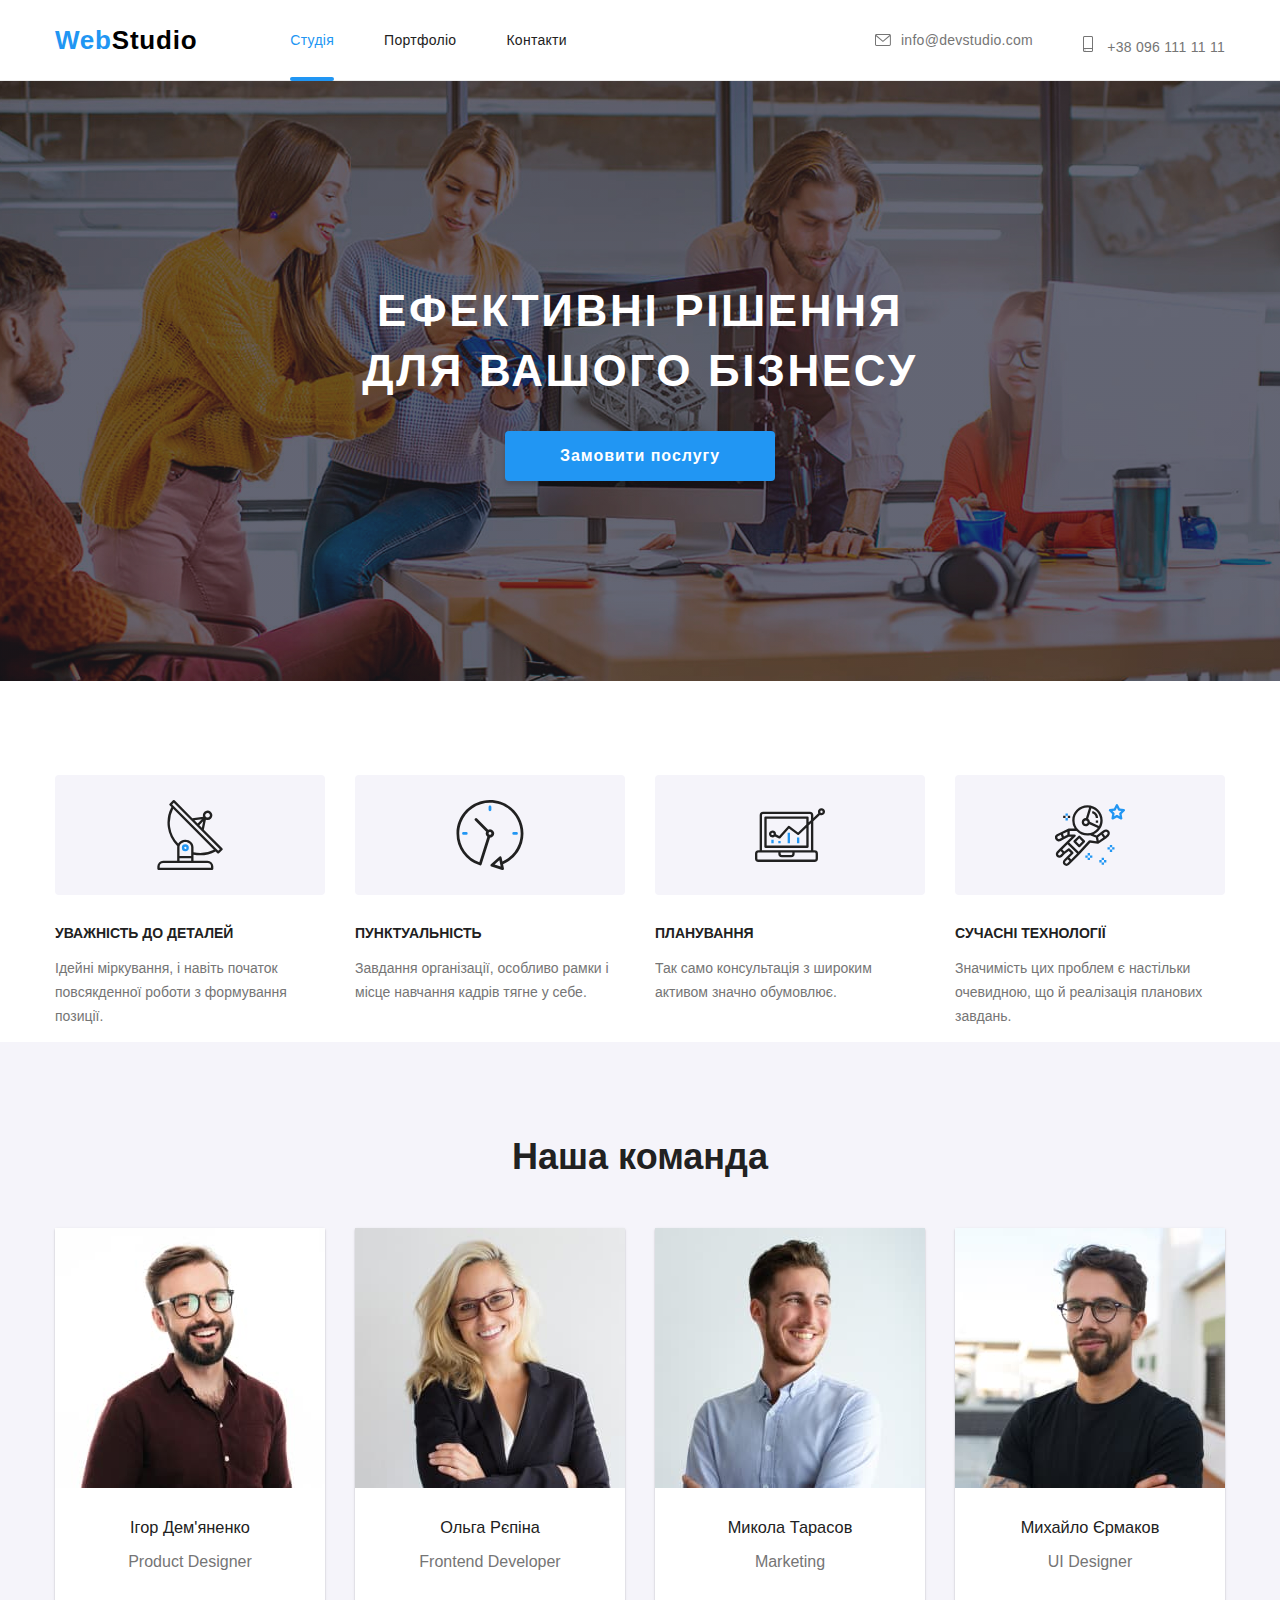
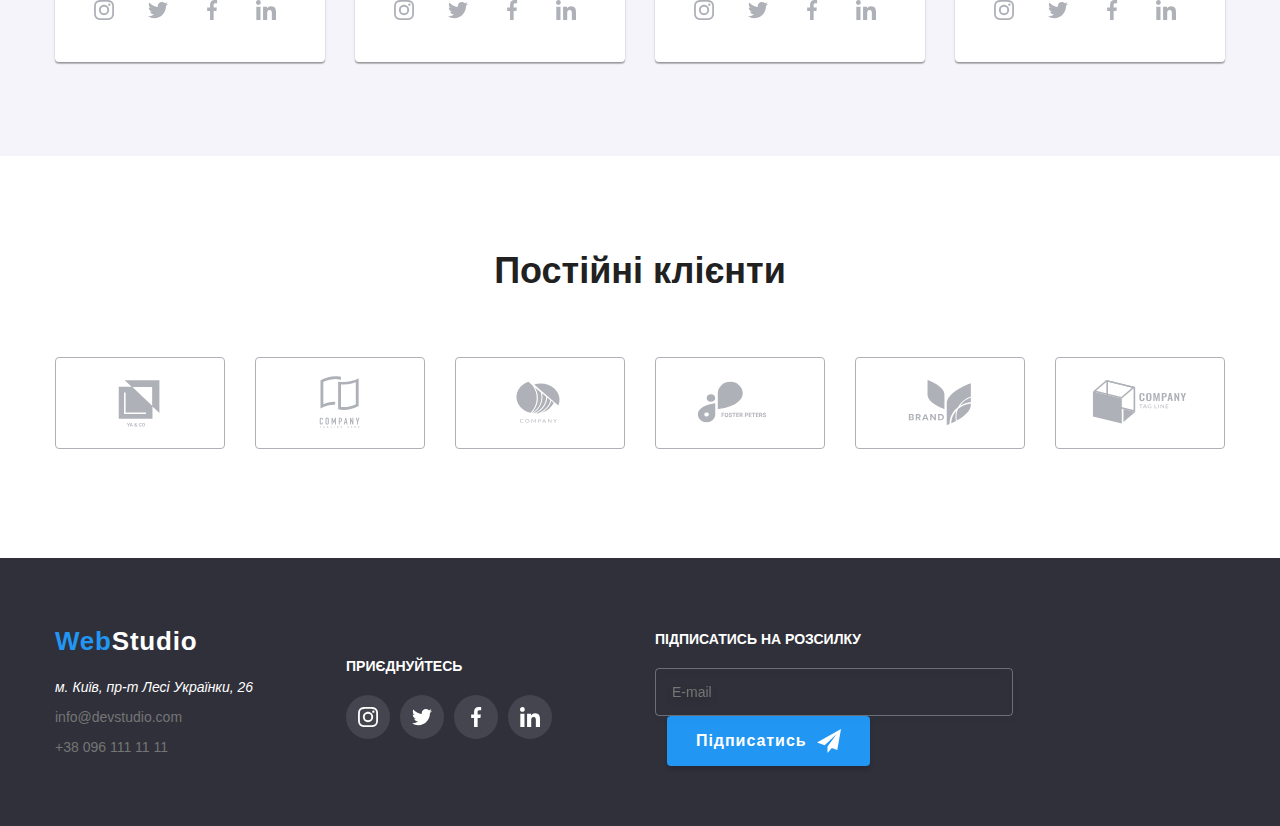
<file: index.html>
<!DOCTYPE html>
<html lang="uk">
	<head>
		<meta charset="utf-8" />
		<meta http-equiv="X-UA-Compatible" content="IE=edge" />
		<meta name="viewport" content="width=device-width, initial-scale=1" />
		<title>Web Studio</title>
		<link rel="icon" type="image/x-icon" href="./images/favicon.ico" />
		<link
			href="https://fonts.googleapis.com/css2?family=Raleway:wght@700&family=Roboto:wght@400;500;700;900&display=swap"
			rel="preload"
			as="style"
		/>
		<link rel="stylesheet" href="./css/main.min.css" />
	</head>

	<body>
		<header class="header">
			<div class="container header__container">
				<a class="logo" href="index.html" lang="en">Web<span class="logo__subtext">Studio</span></a>
				<button class="menu-toggle" data-menu-button>
					<svg width="40" height="40">
						<use class="icon-menu" href="./images/icons.svg#menu"></use>
						<use class="icon-cross" href="./images/icons.svg#cross"></use>
					</svg>
				</button>
				<div class="menu is-closed" data-menu>
					<nav class="navigation">
						<ul class="navigation__list">
							<li class="navigation__item">
								<a class="navigation__link current" href="index.html">Студія</a>
							</li>
							<li class="navigation__item">
								<a class="navigation__link" href="portfolio.html">Портфоліо</a>
							</li>
							<li class="navigation__item"
								><a class="navigation__link" href="contacts.html">Контакти</a>
							</li>
						</ul>
					</nav>
					<ul class="contacts">
						<li class="contacts__item"
							><a class="contacts__link" href="mailto:info@devstudio.com">
								<svg class="contacts__icon" width="16" height="12">
									<use href="./images/icons.svg#icon-mail"></use>
								</svg>
								info@devstudio.com
							</a>
						</li>
						<li class="contacts__item">
							<a class="contacts__link" href="tel:+380961111111">
								<svg class="contacts__icon" width="10" height="16">
									<use href="./images/icons.svg#icon-smartphone"></use>
								</svg>
								+38 096 111 11 11
							</a>
						</li>
					</ul>
					<ul class="social-links">
						<li><a href="#" class="social-links__link">Instagram</a></li>
						<li><a href="#" class="social-links__link">Twitter</a></li>
						<li><a href="#" class="social-links__link">Facebook</a></li>
						<li><a href="#" class="social-links__link">LinkedIn</a></li>
					</ul>
				</div>
			</div>
		</header>
		<main>
			<section class="hero">
				<div class="container">
					<h1 class="hero__heading">
						Ефективні рішення
						<br />
						для вашого бізнесу
					</h1>
					<button class="hero__button" type="button" data-modal-open>Замовити послугу</button>
				</div>
			</section>

			<section class="section section--zero-padding-bot">
				<div class="container">
					<h2 class="heading visually-hidden">Наші особливості</h2>
					<ul class="card-set">
						<li class="card-set__item">
							<div class="card-set__icon">
								<svg width="70" height="70">
									<use href="./images/icons.svg#icon-antenna"></use>
								</svg>
							</div>
							<h3 class="card-set__title">Уважність до деталей</h3>
							<p class="card-set__description">
								Ідейні міркування, і навіть початок повсякденної роботи з формування позиції.
							</p>
						</li>
						<li class="card-set__item">
							<div class="card-set__icon">
								<svg width="70" height="70">
									<use href="./images/icons.svg#icon-clock"></use>
								</svg>
							</div>
							<h3 class="card-set__title">Пунктуальність</h3>
							<p class="card-set__description">
								Завдання організації, особливо рамки і місце навчання кадрів тягне у себе.
							</p>
						</li>
						<li class="card-set__item">
							<div class="card-set__icon">
								<svg width="70" height="70">
									<use href="./images/icons.svg#icon-diagram"></use>
								</svg>
							</div>
							<h3 class="card-set__title">Планування</h3>
							<p class="card-set__description">
								Так само консультація з широким активом значно обумовлює.
							</p>
						</li>
						<li class="card-set__item">
							<div class="card-set__icon">
								<svg width="70" height="70">
									<use href="./images/icons.svg#icon-astronaut"></use>
								</svg>
							</div>
							<h3 class="card-set__title">Сучасні технології</h3>
							<p class="card-set__description">
								Значимість цих проблем є настільки очевидною, що й реалізація планових завдань.
							</p>
						</li>
					</ul>
				</div>
			</section>

			<section class="section visually-hidden">
				<div class="container">
					<h2 class="heading">Чим ми займаємось</h2>
					<ul class="image-set">
						<li class="image-set__item">
							<img src="./images/box-1.jpg" alt="Написання коду" width="370" height="294" />
							<h3 class="image-set__title">Десктопні програми</h3>
						</li>
						<li class="image-set__item">
							<img src="./images/box-2.jpg" alt="Розробка мобільного макету" width="370" height="294" />
							<h3 class="image-set__title">Мобільні додатки</h3>
						</li>
						<li class="image-set__item">
							<img src="./images/box-3.jpg" alt="Підбір кольору" width="370" height="294" />
							<h3 class="image-set__title">Дизайнерські рішення</h3>
						</li>
					</ul>
				</div>
			</section>

			<section class="section section--bg-light">
				<div class="container">
					<h2 class="heading">Наша команда</h2>
					<ul class="card-set">
						<li class="card-set__item card-set__item--bordered">
							<img src="./images/photo/photo-1.jpg" alt="Фото Дем'яненко Ігор" />
							<div class="card-set__team-about">
								<h3 class="card-set__worker-name">Ігор Дем'яненко</h3>
								<p class="card-set__profession" lang="en">Product Designer</p>
								<ul class="social">
									<li class="social__item">
										<a class="social__link" aria-label="instagram" href="">
											<svg class="social__icon" width="20" height="20">
												<use href="./images/icons.svg#icon-instagram"></use>
											</svg>
											<span class="visually-hidden" lang="en">instagram</span>
										</a>
									</li>
									<li class="social__item">
										<a class="social__link" aria-label="twitter" href="">
											<svg class="social__icon" width="20" height="20">
												<use href="./images/icons.svg#icon-twitter"></use>
											</svg>
											<span class="visually-hidden" lang="en">twitter</span>
										</a>
									</li>
									<li class="social__item">
										<a class="social__link" aria-label="facebook" href="">
											<svg class="social__icon" width="20" height="20">
												<use href="./images/icons.svg#icon-facebook"></use>
											</svg>
											<span class="visually-hidden" lang="en">facebook</span>
										</a>
									</li>
									<li class="social__item">
										<a class="social__link" aria-label="linkedin" href="">
											<svg class="social__icon" width="20" height="20">
												<use href="./images/icons.svg#icon-linkedin"></use>
											</svg>
											<span class="visually-hidden" lang="en">linkedin</span>
										</a>
									</li>
								</ul>
							</div>
						</li>
						<li class="card-set__item card-set__item--bordered">
							<img src="./images/photo/photo-2.jpg" alt="Фото Ольга Рєпіна" />
							<div class="card-set__team-about">
								<h3 class="card-set__worker-name">Ольга Рєпіна</h3>
								<p class="card-set__profession" lang="en">Frontend Developer</p>
								<ul class="social">
									<li class="social__item">
										<a class="social__link" aria-label="instagram" href="">
											<svg class="social__icon" width="20" height="20">
												<use href="./images/icons.svg#icon-instagram"></use>
											</svg>
											<span class="visually-hidden" lang="en">instagram</span>
										</a>
									</li>
									<li class="social__item">
										<a class="social__link" aria-label="twitter" href="">
											<svg class="social__icon" width="20" height="20">
												<use href="./images/icons.svg#icon-twitter"></use>
											</svg>
											<span class="visually-hidden" lang="en">twitter</span>
										</a>
									</li>
									<li class="social__item">
										<a class="social__link" aria-label="facebook" href="">
											<svg class="social__icon" width="20" height="20">
												<use href="./images/icons.svg#icon-facebook"></use>
											</svg>
											<span class="visually-hidden" lang="en">facebook</span>
										</a>
									</li>
									<li class="social__item">
										<a class="social__link" aria-label="linkedin" href="">
											<svg class="social__icon" width="20" height="20">
												<use href="./images/icons.svg#icon-linkedin"></use>
											</svg>
											<span class="visually-hidden" lang="en">linkedin</span>
										</a>
									</li>
								</ul>
							</div>
						</li>
						<li class="card-set__item card-set__item--bordered">
							<img src="./images/photo/photo-3.jpg" alt="Фото Микола Тарасов" />
							<div class="card-set__team-about">
								<h3 class="card-set__worker-name">Микола Тарасов</h3>
								<p class="card-set__profession" lang="en">Marketing</p>
								<ul class="social">
									<li class="social__item">
										<a class="social__link" aria-label="instagram" href="">
											<svg class="social__icon" width="20" height="20">
												<use href="./images/icons.svg#icon-instagram"></use>
											</svg>
											<span class="visually-hidden" lang="en">instagram</span>
										</a>
									</li>
									<li class="social__item">
										<a class="social__link" aria-label="twitter" href="">
											<svg class="social__icon" width="20" height="20">
												<use href="./images/icons.svg#icon-twitter"></use>
											</svg>
											<span class="visually-hidden" lang="en">twitter</span>
										</a>
									</li>
									<li class="social__item">
										<a class="social__link" aria-label="facebook" href="">
											<svg class="social__icon" width="20" height="20">
												<use href="./images/icons.svg#icon-facebook"></use>
											</svg>
											<span class="visually-hidden" lang="en">facebook</span>
										</a>
									</li>
									<li class="social__item">
										<a class="social__link" aria-label="linkedin" href="">
											<svg class="social__icon" width="20" height="20">
												<use href="./images/icons.svg#icon-linkedin"></use>
											</svg>
											<span class="visually-hidden" lang="en">linkedin</span>
										</a>
									</li>
								</ul>
							</div>
						</li>
						<li class="card-set__item card-set__item--bordered">
							<img src="./images/photo/photo-4.jpg" alt="Фото Михайло Єрмаков" />
							<div class="card-set__team-about">
								<h3 class="card-set__worker-name">Михайло Єрмаков</h3>
								<p class="card-set__profession" lang="en">UI Designer</p>
								<ul class="social">
									<li class="social__item">
										<a class="social__link" aria-label="instagram" href="">
											<svg class="social__icon" width="20" height="20">
												<use href="./images/icons.svg#icon-instagram"></use>
											</svg>
											<span class="visually-hidden" lang="en">instagram</span>
										</a>
									</li>
									<li class="social__item">
										<a class="social__link" aria-label="twitter" href="">
											<svg class="social__icon" width="20" height="20">
												<use href="./images/icons.svg#icon-twitter"></use>
											</svg>
											<span class="visually-hidden" lang="en">twitter</span>
										</a>
									</li>
									<li class="social__item">
										<a class="social__link" aria-label="facebook" href="">
											<svg class="social__icon" width="20" height="20">
												<use href="./images/icons.svg#icon-facebook"></use>
											</svg>
											<span class="visually-hidden" lang="en">facebook</span>
										</a>
									</li>
									<li class="social__item">
										<a class="social__link" aria-label="linkedin" href="">
											<svg class="social__icon" width="20" height="20">
												<use href="./images/icons.svg#icon-linkedin"></use>
											</svg>
											<span class="visually-hidden" lang="en">linkedin</span>
										</a>
									</li>
								</ul>
							</div>
						</li>
					</ul>
				</div>
			</section>

			<section class="section">
				<div class="container">
					<h2 class="heading">Постійні клієнти</h2>
					<ul class="image-set">
						<li class="image-set__item">
							<a class="image-set__link" href="">
								<svg class="image-set__icon" width="106" height="60">
									<use href="./images/icons.svg#icon-logo1"></use>
								</svg>
							</a>
						</li>
						<li class="image-set__item">
							<a class="image-set__link" href="">
								<svg class="image-set__icon" width="106" height="60">
									<use href="./images/icons.svg#icon-logo2"></use>
								</svg>
							</a>
						</li>
						<li class="image-set__item">
							<a class="image-set__link" href="">
								<svg class="image-set__icon" width="106" height="60">
									<use href="./images/icons.svg#icon-logo3"></use>
								</svg>
							</a>
						</li>
						<li class="image-set__item">
							<a class="image-set__link" href="">
								<svg class="image-set__icon" width="106" height="60">
									<use href="./images/icons.svg#icon-logo4"></use>
								</svg>
							</a>
						</li>
						<li class="image-set__item">
							<a class="image-set__link" href="">
								<svg class="image-set__icon" width="106" height="60">
									<use href="./images/icons.svg#icon-logo5"></use>
								</svg>
							</a>
						</li>
						<li class="image-set__item">
							<a class="image-set__link" href="">
								<svg class="image-set__icon" width="106" height="60">
									<use href="./images/icons.svg#icon-logo6"></use>
								</svg>
							</a>
						</li>
					</ul>
				</div>
			</section>

			<div class="modal is-hidden" data-modal>
				<div class="modal__content">
					<h2 class="modal__title">Залишіть свої дані, ми вам передзвонимо</h2>
					<form class="modal__form" action="#">
						<label class="modal__filed">
							<span class="modal__label">Ім'я</span>
							<input class="modal__input" type="text" name="first-name" />
							<svg class="modal__icon person" width="18" height="18">
								<use href="./images/icons.svg#icon-person"></use>
							</svg>
						</label>
						<label class="modal__filed">
							<span class="modal__label">Телефон</span>
							<input class="modal__input" type="tel" name="phone" />
							<svg class="modal__icon phone" width="18" height="18">
								<use href="./images/icons.svg#icon-phone"></use>
							</svg>
						</label>
						<label class="modal__filed">
							<span class="modal__label">Пошта</span>
							<input class="modal__input" type="email" name="mail" />
							<svg class="modal__icon email" width="18" height="18">
								<use href="./images/icons.svg#icon-email"></use>
							</svg>
						</label>
						<label class="modal__filed">
							<span class="modal__label">Коментар</span>
							<textarea
								class="modal__input modal__input--comment"
								name="comment"
								cols="30"
								rows="10"
								placeholder="Введіть текст"
							></textarea>
						</label>
						<label class="modal__filed modal__filed--checkbox">
							<input class="modal__checkbox visually-hidden" type="checkbox" name="agree" />
							<span class="modal__icon-checkbox"></span>
							<span class="modal__checkbox-label"
								>Погоджуюся з розсилкою та приймаю
								<a class="modal__link" href="#">Умови договору</a></span
							>
						</label>
						<button class="modal__button" type="submit">Відправити</button>
					</form>
					<button class="modal__close" type="button" data-modal-close>
						<svg class="modal__close-icon" width="18" height="18">
							<use href="./images/icons.svg#icon-close"></use>
						</svg>
					</button>
				</div>
			</div>
		</main>
		<footer class="footer">
			<div class="container footer__container">
				<div class="footer__collumn">
					<a class="logo footer__logo" href="index.html" lang="en"
						>Web<span class="logo__subtext logo__subtext--white">Studio</span></a
					>
					<ul class="contacts footer__contacts">
						<li class="contacts__item">
							<address class="contacts__adress">м. Київ, пр-т Лесі Українки, 26</address>
						</li>
						<li class="contacts__item"
							><a class="contacts__link" href="mailto:info@devstudio.com">info@devstudio.com</a></li
						>
						<li class="contacts__item"
							><a class="contacts__link" href="tel:+380961111111">+38 096 111 11 11</a></li
						>
					</ul>
				</div>
				<div class="footer__collumn">
					<p class="footer__subtitle">Приєднуйтесь</p>
					<ul class="social">
						<li class="social__item">
							<a class="social__link" aria-label="instagram" href="">
								<svg class="social__icon" width="20" height="20">
									<use href="./images/icons.svg#icon-instagram"></use>
								</svg>
								<span class="visually-hidden">instagram</span>
							</a>
						</li>
						<li class="social__item">
							<a class="social__link" aria-label="twitter" href="">
								<svg class="social__icon" width="20" height="20">
									<use href="./images/icons.svg#icon-twitter"></use>
								</svg>
								<span class="visually-hidden">twitter</span>
							</a>
						</li>
						<li class="social__item">
							<a class="social__link" aria-label="facebook" href="">
								<svg class="social__icon" width="20" height="20">
									<use href="./images/icons.svg#icon-facebook"></use>
								</svg>
								<span class="visually-hidden">facebook</span>
							</a>
						</li>
						<li class="social__item">
							<a class="social__link" aria-label="linkedin" href="">
								<svg class="social__icon" width="20" height="20">
									<use href="./images/icons.svg#icon-linkedin"></use>
								</svg>
								<span class="visually-hidden">linkedin</span>
							</a>
						</li>
					</ul>
				</div>
				<div class="footer__collumn">
					<form class="subscribe" action="#">
						<label class="subscribe__title" for="email-subscribe">Підписатись на розсилку</label>
						<input
							class="subscribe__input"
							type="email"
							name="email"
							id="email-subscribe"
							placeholder="E-mail"
						/>
						<button class="subscribe__button" type="submit"
							>Підписатись
							<svg class="subscribe__icon" width="24" height="24">
								<use href="./images/icons.svg#icon-send"></use>
							</svg>
						</button>
					</form>
				</div>
			</div>
		</footer>
		<script src="./js/modal.js"></script>
		<script src="./js/menu.js"></script>
	</body>
</html>
</file>
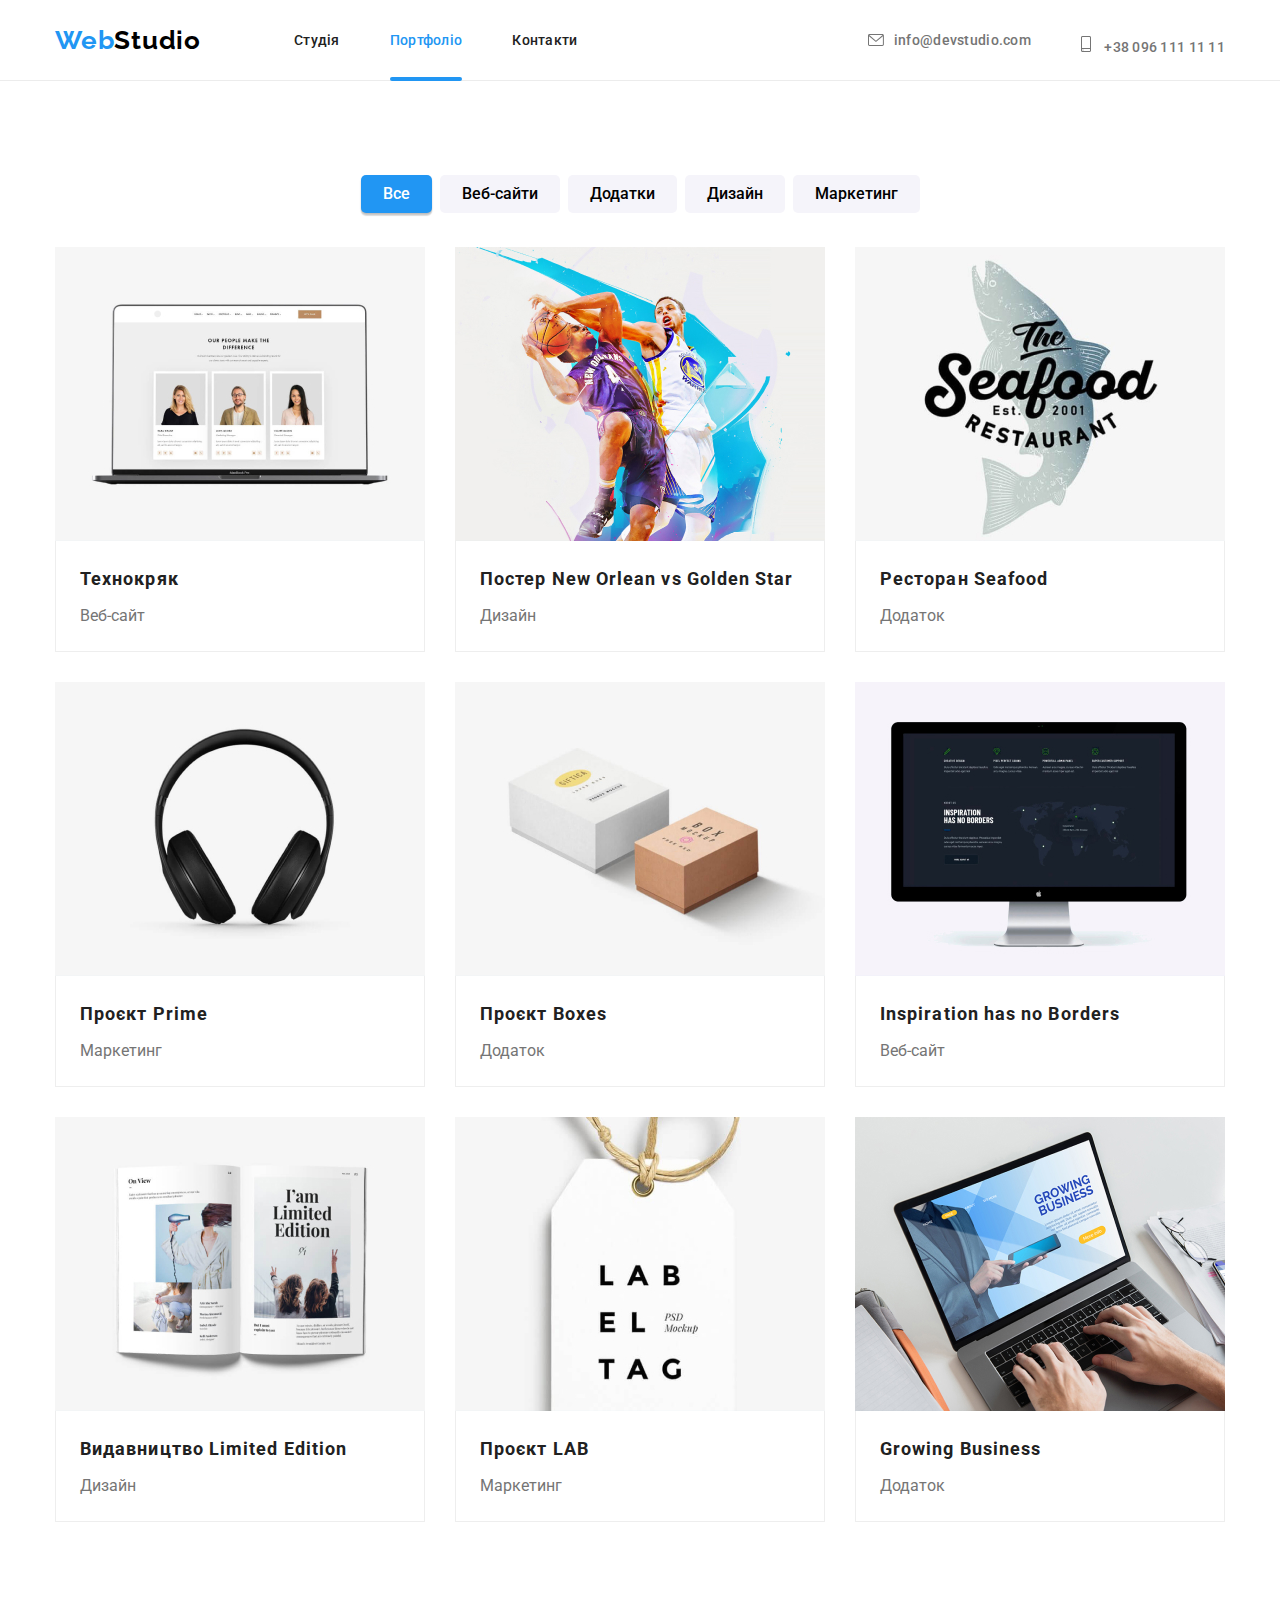
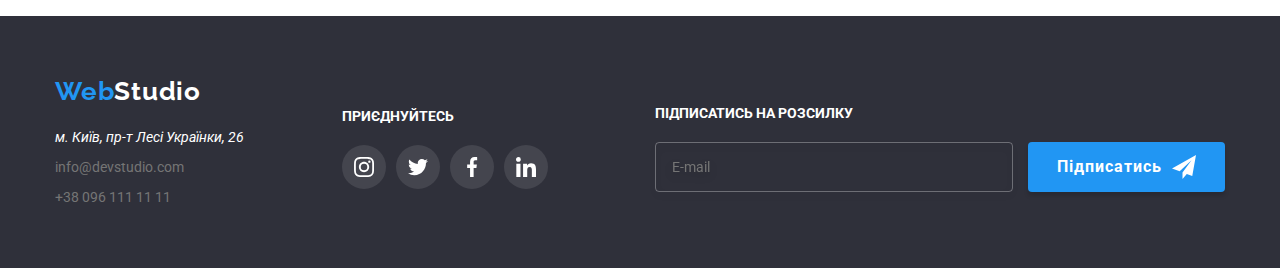
<file: portfolio.html>
<!DOCTYPE html>
<html lang="uk">
	<head>
		<meta charset="utf-8" />
		<meta http-equiv="X-UA-Compatible" content="IE=edge" />
		<meta name="description" content="Портфоліо веб-студії" />
		<meta name="viewport" content="width=device-width, initial-scale=1" />
		<title>Web Studio</title>
		<link rel="icon" type="image/x-icon" href="./images/favicon.ico" />
		<link
			href="https://fonts.googleapis.com/css2?family=Raleway:wght@700&family=Roboto:wght@400;500;700;900&display=swap"
			rel="stylesheet"
		/>
		<link rel="stylesheet" href="./css/main.min.css" />
	</head>

	<body>
		<header class="header">
			<div class="container header__container">
				<a class="logo" href="index.html" lang="en">Web<span class="logo__subtext">Studio</span></a>
				<button class="menu-toggle" data-menu-button>
					<svg width="40" height="40">
						<use class="icon-menu" href="./images/icons.svg#menu"></use>
						<use class="icon-cross" href="./images/icons.svg#cross"></use>
					</svg>
				</button>
				<div class="menu is-closed" data-menu>
					<nav class="navigation">
						<ul class="navigation__list">
							<li class="navigation__item">
								<a class="navigation__link" href="index.html">Студія</a>
							</li>
							<li class="navigation__item">
								<a class="navigation__link current" href="portfolio.html">Портфоліо</a>
							</li>
							<li class="navigation__item"
								><a class="navigation__link" href="contacts.html">Контакти</a>
							</li>
						</ul>
					</nav>
					<ul class="contacts">
						<li class="contacts__item"
							><a class="contacts__link" href="mailto:info@devstudio.com">
								<svg class="contacts__icon" width="16" height="12">
									<use href="./images/icons.svg#icon-mail"></use>
								</svg>
								info@devstudio.com
							</a>
						</li>
						<li class="contacts__item">
							<a class="contacts__link" href="tel:+380961111111">
								<svg class="contacts__icon" width="10" height="16">
									<use href="./images/icons.svg#icon-smartphone"></use>
								</svg>
								+38 096 111 11 11
							</a>
						</li>
					</ul>
				</div>
			</div>
		</header>
		<main>
			<section class="section">
				<div class="container">
					<h1 class="heading" hidden> Наші проекти </h1>
					<ul class="filters">
						<li class="filters__item"><button class="filters__button active" type="button">Все</button></li>
						<li class="filters__item"><button class="filters__button" type="button">Веб-сайти</button></li>
						<li class="filters__item"><button class="filters__button" type="button">Додатки</button></li>
						<li class="filters__item"><button class="filters__button" type="button">Дизайн</button></li>
						<li class="filters__item"><button class="filters__button" type="button">Маркетинг</button></li>
					</ul>
					<ul class="card-set">
						<li class="card-set__item card-set__item--shadow">
							<a class="card-set__link" href="#">
								<div class="card-set__description">
									<picture>
										<!-- desktop screen -->
										<source
											media="(min-width: 1200px)"
											srcset="
												./images/portfolio/portfolio_lg-1.jpg    1x,
												./images/portfolio/portfolio_lg-1@2x.jpg 2x
											"
											type="image/jpg"
										/>
										<!-- tablet screen -->
										<source
											media="(min-width: 768px)"
											srcset="
												./images/portfolio/portfolio_md-1.jpg    1x,
												./images/portfolio/portfolio_md-1@2x.jpg 2x
											"
											type="image/jpg"
										/>
										<!-- mobile screen -->
										<source
											media="(max-width: 767px)"
											srcset="
												./images/portfolio/portfolio_sm-1.jpg    1x,
												./images/portfolio/portfolio_sm-1@2x.jpg 2x
											"
											type="image/jpg"
										/>
										<img
											src="./images/portfolio/portfolio_sm-1.jpg"
											alt="Ноутбук з відкритим сайтом"
											width="450"
											height="290"
										/>
									</picture>
									<p class="card-set__description-text">
										Ресурс пропонує комплексні пропозиції з різним рівнем функціоналу та сервісів.
										Все це дозволить відвідувачу отримати вичерпні відомості про компанію чи
										приватну особу.
									</p>
								</div>
								<div class="card-set__about">
									<h2 class="card-set__name">Технокряк</h2>
									<p class="card-set__type">Веб-сайт</p>
								</div>
							</a>
						</li>
						<li class="card-set__item card-set__item--shadow">
							<a class="card-set__link" href="#">
								<div class="card-set__description">
									<picture>
										<!-- desktop screen -->
										<source
											media="(min-width: 1200px)"
											srcset="
												./images/portfolio/portfolio_lg-2.jpg    1x,
												./images/portfolio/portfolio_lg-2@2x.jpg 2x
											"
											type="image/jpg"
										/>
										<!-- tablet screen -->
										<source
											media="(min-width: 768px)"
											srcset="
												./images/portfolio/portfolio_md-2.jpg    1x,
												./images/portfolio/portfolio_md-2@2x.jpg 2x
											"
											type="image/jpg"
										/>
										<!-- mobile screen -->
										<source
											media="(max-width: 767px)"
											srcset="
												./images/portfolio/portfolio_sm-2.jpg    1x,
												./images/portfolio/portfolio_sm-2@2x.jpg 2x
											"
											type="image/jpg"
										/>
										<img
											src="./images/portfolio/portfolio_sm-2.jpg"
											alt="Баскетболісти"
											width="450"
											height="290"
										/>
									</picture>
									<p class="card-set__description-text">
										Ресурс пропонує комплексні пропозиції з різним рівнем функціоналу та сервісів.
										Все це дозволить відвідувачу отримати вичерпні відомості про компанію чи
										приватну особу.
									</p>
								</div>
								<div class="card-set__about">
									<h2 class="card-set__name">Постер New Orlean vs Golden Star</h2>
									<p class="card-set__type">Дизайн</p>
								</div>
							</a>
						</li>
						<li class="card-set__item card-set__item--shadow">
							<a class="card-set__link" href="#">
								<div class="card-set__description">
									<picture>
										<!-- desktop screen -->
										<source
											media="(min-width: 1200px)"
											srcset="
												./images/portfolio/portfolio_lg-3.jpg    1x,
												./images/portfolio/portfolio_lg-3@2x.jpg 2x
											"
											type="image/jpg"
										/>
										<!-- tablet screen -->
										<source
											media="(min-width: 768px)"
											srcset="
												./images/portfolio/portfolio_md-3.jpg    1x,
												./images/portfolio/portfolio_md-3@2x.jpg 2x
											"
											type="image/jpg"
										/>
										<!-- mobile screen -->
										<source
											media="(max-width: 767px)"
											srcset="
												./images/portfolio/portfolio_sm-3.jpg    1x,
												./images/portfolio/portfolio_sm-3@2x.jpg 2x
											"
											type="image/jpg"
										/>
										<img
											src="./images/portfolio/portfolio_sm-3.jpg"
											alt="Логотип ресторану, з рибою"
											width="450"
											height="290"
										/>
									</picture>
									<p class="card-set__description-text">
										Ресурс пропонує комплексні пропозиції з різним рівнем функціоналу та сервісів.
										Все це дозволить відвідувачу отримати вичерпні відомості про компанію чи
										приватну особу.
									</p>
								</div>
								<div class="card-set__about">
									<h2 class="card-set__name">Ресторан Seafood</h2>
									<p class="card-set__type">Додаток</p>
								</div>
							</a>
						</li>
						<li class="card-set__item card-set__item--shadow">
							<a class="card-set__link" href="#">
								<div class="card-set__description">
									<picture>
										<!-- desktop screen -->
										<source
											media="(min-width: 1200px)"
											srcset="
												./images/portfolio/portfolio_lg-4.jpg    1x,
												./images/portfolio/portfolio_lg-4@2x.jpg 2x
											"
											type="image/jpg"
										/>
										<!-- tablet screen -->
										<source
											media="(min-width: 768px)"
											srcset="
												./images/portfolio/portfolio_md-4.jpg    1x,
												./images/portfolio/portfolio_md-4@2x.jpg 2x
											"
											type="image/jpg"
										/>
										<!-- mobile screen -->
										<source
											media="(max-width: 767px)"
											srcset="
												./images/portfolio/portfolio_sm-4.jpg    1x,
												./images/portfolio/portfolio_sm-4@2x.jpg 2x
											"
											type="image/jpg"
										/>
										<img
											src="./images/portfolio/portfolio_sm-4.jpg"
											alt="Навушники"
											width="450"
											height="290"
										/>
									</picture>
									<p class="card-set__description-text">
										Ресурс пропонує комплексні пропозиції з різним рівнем функціоналу та сервісів.
										Все це дозволить відвідувачу отримати вичерпні відомості про компанію чи
										приватну особу.
									</p>
								</div>
								<div class="card-set__about">
									<h2 class="card-set__name">Проєкт Prime</h2>
									<p class="card-set__type">Маркетинг</p>
								</div>
							</a>
						</li>
						<li class="card-set__item card-set__item--shadow">
							<a class="card-set__link" href="#">
								<div class="card-set__description">
									<picture>
										<!-- desktop screen -->
										<source
											media="(min-width: 1200px)"
											srcset="
												./images/portfolio/portfolio_lg-5.jpg    1x,
												./images/portfolio/portfolio_lg-5@2x.jpg 2x
											"
											type="image/jpg"
										/>
										<!-- tablet screen -->
										<source
											media="(min-width: 768px)"
											srcset="
												./images/portfolio/portfolio_md-5.jpg    1x,
												./images/portfolio/portfolio_md-5@2x.jpg 2x
											"
											type="image/jpg"
										/>
										<!-- mobile screen -->
										<source
											media="(max-width: 767px)"
											srcset="
												./images/portfolio/portfolio_sm-5.jpg    1x,
												./images/portfolio/portfolio_sm-5@2x.jpg 2x
											"
											type="image/jpg"
										/>
										<img
											src="./images/portfolio/portfolio_sm-5.jpg"
											alt="Дві коробки"
											width="450"
											height="290"
										/>
									</picture>
									<p class="card-set__description-text">
										Ресурс пропонує комплексні пропозиції з різним рівнем функціоналу та сервісів.
										Все це дозволить відвідувачу отримати вичерпні відомості про компанію чи
										приватну особу.
									</p>
								</div>
								<div class="card-set__about">
									<h2 class="card-set__name">Проєкт Boxes</h2>
									<p class="card-set__type">Додаток</p>
								</div>
							</a>
						</li>
						<li class="card-set__item card-set__item--shadow">
							<a class="card-set__link" href="#">
								<div class="card-set__description">
									<picture>
										<!-- desktop screen -->
										<source
											media="(min-width: 1200px)"
											srcset="
												./images/portfolio/portfolio_lg-6.jpg    1x,
												./images/portfolio/portfolio_lg-6@2x.jpg 2x
											"
											type="image/jpg"
										/>
										<!-- tablet screen -->
										<source
											media="(min-width: 768px)"
											srcset="
												./images/portfolio/portfolio_md-6.jpg    1x,
												./images/portfolio/portfolio_md-6@2x.jpg 2x
											"
											type="image/jpg"
										/>
										<!-- mobile screen -->
										<source
											media="(max-width: 767px)"
											srcset="
												./images/portfolio/portfolio_sm-6.jpg    1x,
												./images/portfolio/portfolio_sm-6@2x.jpg 2x
											"
											type="image/jpg"
										/>
										<img
											src="./images/portfolio/portfolio_sm-6.jpg"
											alt="Монітор"
											width="450"
											height="290"
										/>
									</picture>
									<p class="card-set__description-text">
										Ресурс пропонує комплексні пропозиції з різним рівнем функціоналу та сервісів.
										Все це дозволить відвідувачу отримати вичерпні відомості про компанію чи
										приватну особу.
									</p>
								</div>
								<div class="card-set__about">
									<h2 class="card-set__name" lang="en">Inspiration has no Borders</h2>
									<p class="card-set__type">Веб-сайт</p>
								</div>
							</a>
						</li>
						<li class="card-set__item card-set__item--shadow">
							<a class="card-set__link" href="#">
								<div class="card-set__description">
									<picture>
										<!-- desktop screen -->
										<source
											media="(min-width: 1200px)"
											srcset="
												./images/portfolio/portfolio_lg-7.jpg    1x,
												./images/portfolio/portfolio_lg-7@2x.jpg 2x
											"
											type="image/jpg"
										/>
										<!-- tablet screen -->
										<source
											media="(min-width: 768px)"
											srcset="
												./images/portfolio/portfolio_md-7.jpg    1x,
												./images/portfolio/portfolio_md-7@2x.jpg 2x
											"
											type="image/jpg"
										/>
										<!-- mobile screen -->
										<source
											media="(max-width: 767px)"
											srcset="
												./images/portfolio/portfolio_sm-7.jpg    1x,
												./images/portfolio/portfolio_sm-7@2x.jpg 2x
											"
											type="image/jpg"
										/>
										<img
											src="./images/portfolio/portfolio_sm-7.jpg"
											alt="Відкрита книга"
											width="450"
											height="290"
										/>
									</picture>
									<p class="card-set__description-text">
										Ресурс пропонує комплексні пропозиції з різним рівнем функціоналу та сервісів.
										Все це дозволить відвідувачу отримати вичерпні відомості про компанію чи
										приватну особу.
									</p>
								</div>
								<div class="card-set__about">
									<h2 class="card-set__name">Видавництво Limited Edition</h2>
									<p class="card-set__type">Дизайн</p>
								</div>
							</a>
						</li>
						<li class="card-set__item card-set__item--shadow">
							<a class="card-set__link" href="#">
								<div class="card-set__description">
									<picture>
										<!-- desktop screen -->
										<source
											media="(min-width: 1200px)"
											srcset="
												./images/portfolio/portfolio_lg-8.jpg    1x,
												./images/portfolio/portfolio_lg-8@2x.jpg 2x
											"
											type="image/jpg"
										/>
										<!-- tablet screen -->
										<source
											media="(min-width: 768px)"
											srcset="
												./images/portfolio/portfolio_md-8.jpg    1x,
												./images/portfolio/portfolio_md-8@2x.jpg 2x
											"
											type="image/jpg"
										/>
										<!-- mobile screen -->
										<source
											media="(max-width: 767px)"
											srcset="
												./images/portfolio/portfolio_sm-8.jpg    1x,
												./images/portfolio/portfolio_sm-8@2x.jpg 2x
											"
											type="image/jpg"
										/>
										<img
											src="./images/portfolio/portfolio_sm-8.jpg"
											alt="Бірка"
											width="450"
											height="290"
										/>
									</picture>
									<p class="card-set__description-text">
										Ресурс пропонує комплексні пропозиції з різним рівнем функціоналу та сервісів.
										Все це дозволить відвідувачу отримати вичерпні відомості про компанію чи
										приватну особу.
									</p>
								</div>
								<div class="card-set__about">
									<h2 class="card-set__name">Проєкт LAB</h2>
									<p class="card-set__type">Маркетинг</p>
								</div>
							</a>
						</li>
						<li class="card-set__item card-set__item--shadow">
							<a class="card-set__link" href="#">
								<div class="card-set__description">
									<picture>
										<!-- desktop screen -->
										<source
											media="(min-width: 1200px)"
											srcset="
												./images/portfolio/portfolio_lg-9.jpg    1x,
												./images/portfolio/portfolio_lg-9@2x.jpg 2x
											"
											type="image/jpg"
										/>
										<!-- tablet screen -->
										<source
											media="(min-width: 768px)"
											srcset="
												./images/portfolio/portfolio_md-9.jpg    1x,
												./images/portfolio/portfolio_md-9@2x.jpg 2x
											"
											type="image/jpg"
										/>
										<!-- mobile screen -->
										<source
											media="(max-width: 767px)"
											srcset="
												./images/portfolio/portfolio_sm-9.jpg    1x,
												./images/portfolio/portfolio_sm-9@2x.jpg 2x
											"
											type="image/jpg"
										/>
										<img
											src="./images/portfolio/portfolio_sm-9.jpg"
											alt="Ноутбук"
											width="450"
											height="290"
										/>
									</picture>
									<p class="card-set__description-text">
										Ресурс пропонує комплексні пропозиції з різним рівнем функціоналу та сервісів.
										Все це дозволить відвідувачу отримати вичерпні відомості про компанію чи
										приватну особу.
									</p>
								</div>
								<div class="card-set__about">
									<h2 class="card-set__name" lang="en">Growing Business</h2>
									<p class="card-set__type">Додаток</p>
								</div>
							</a>
						</li>
					</ul>
				</div>
			</section>
		</main>
		<footer class="footer">
			<div class="container footer__container">
				<div class="footer__collumn">
					<a class="logo footer__logo" href="index.html" lang="en"
						>Web<span class="logo__subtext logo__subtext--white">Studio</span></a
					>
					<ul class="contacts footer__contacts">
						<li class="contacts__item">
							<address class="contacts__adress">м. Київ, пр-т Лесі Українки, 26</address>
						</li>
						<li class="contacts__item"
							><a class="contacts__link" href="mailto:info@devstudio.com">info@devstudio.com</a></li
						>
						<li class="contacts__item"
							><a class="contacts__link" href="tel:+380961111111">+38 096 111 11 11</a></li
						>
					</ul>
				</div>
				<div class="footer__collumn">
					<p class="footer__subtitle">Приєднуйтесь</p>
					<ul class="social">
						<li class="social__item">
							<a class="social__link" aria-label="instagram" href="#">
								<svg class="social__icon" width="20" height="20">
									<use href="./images/icons.svg#icon-instagram"></use>
								</svg>
								<span class="visually-hidden">instagram</span>
							</a>
						</li>
						<li class="social__item">
							<a class="social__link" aria-label="twitter" href="#">
								<svg class="social__icon" width="20" height="20">
									<use href="./images/icons.svg#icon-twitter"></use>
								</svg>
								<span class="visually-hidden">twitter</span>
							</a>
						</li>
						<li class="social__item">
							<a class="social__link" aria-label="facebook" href="#">
								<svg class="social__icon" width="20" height="20">
									<use href="./images/icons.svg#icon-facebook"></use>
								</svg>
								<span class="visually-hidden">facebook</span>
							</a>
						</li>
						<li class="social__item">
							<a class="social__link" aria-label="linkedin" href="#">
								<svg class="social__icon" width="20" height="20">
									<use href="./images/icons.svg#icon-linkedin"></use>
								</svg>
								<span class="visually-hidden">linkedin</span>
							</a>
						</li>
					</ul>
				</div>
				<div class="footer__collumn">
					<form class="subscribe" action="#">
						<label class="subscribe__title" for="email-subscribe">Підписатись на розсилку</label>
						<input
							class="subscribe__input"
							type="email"
							name="email"
							id="email-subscribe"
							placeholder="E-mail"
						/>
						<button class="subscribe__button" type="submit"
							>Підписатись
							<svg class="subscribe__icon" width="24" height="24">
								<use href="./images/icons.svg#icon-send"></use>
							</svg>
						</button>
					</form>
				</div>
			</div>
		</footer>
		<script src="./js/menu.js"></script>
	</body>
</html>
</file>
<file: css/main.min.css>
/*! modern-normalize v1.0.0 | MIT License | https://github.com/sindresorhus/modern-normalize */*,::after,::before{box-sizing:border-box}:root{-moz-tab-size:4;-o-tab-size:4;tab-size:4}html{line-height:1.15;-webkit-text-size-adjust:100%}body{margin:0}body{font-family:system-ui,-apple-system,"Segoe UI",Roboto,Helvetica,Arial,sans-serif,"Apple Color Emoji","Segoe UI Emoji"}hr{height:0;color:inherit}abbr[title]{-webkit-text-decoration:underline dotted;text-decoration:underline dotted}b,strong{font-weight:bolder}code,kbd,pre,samp{font-family:ui-monospace,SFMono-Regular,Consolas,"Liberation Mono",Menlo,monospace;font-size:1em}small{font-size:80%}sub,sup{font-size:75%;line-height:0;position:relative;vertical-align:baseline}sub{bottom:-0.25em}sup{top:-0.5em}table{text-indent:0;border-color:inherit}button,input,optgroup,select,textarea{font-family:inherit;font-size:100%;line-height:1.15;margin:0}button,select{text-transform:none}[type=button],[type=reset],[type=submit],button{-webkit-appearance:button}::-moz-focus-inner{border-style:none;padding:0}:-moz-focusring{outline:1px dotted ButtonText}:-moz-ui-invalid{box-shadow:none}legend{padding:0}progress{vertical-align:baseline}::-webkit-inner-spin-button,::-webkit-outer-spin-button{height:auto}[type=search]{-webkit-appearance:textfield;outline-offset:-2px}::-webkit-search-decoration{-webkit-appearance:none}::-webkit-file-upload-button{-webkit-appearance:button;font:inherit}summary{display:list-item}.visually-hidden{position:absolute;width:1px;height:1px;margin:-1px;border:0;padding:0;white-space:nowrap;-webkit-clip-path:inset(100%);clip-path:inset(100%);clip:rect(0 0 0 0);overflow:hidden}body{font-family:"Roboto",sans-serif;color:#212121;font-size:14px;line-height:1.46}.off_overflow{overflow:hidden}h1,h2,h3{padding:0;margin:0}img{display:block;max-width:100%;height:auto}svg{fill:currentColor;--color1: #212121;--color2: #2196F3}.image-set,.filters,.card-set,.social-links,.social,.navigation__list,.contacts{list-style:none;margin:0;padding:0}.image-set__link,.card-set__link,.navigation__link,.logo,.contacts__link{text-decoration:none;color:inherit}.modal__button,.hero__button,.subscribe__button{background-color:#2196f3;font-weight:700;letter-spacing:.96px;line-height:1.875;padding:10px 55px;border-radius:4px;box-shadow:0px 4px 4px rgba(0,0,0,.15);transition:background-color 250ms cubic-bezier(0.4, 0, 0.2, 1);border:none;cursor:pointer}.modal__button:hover,.hero__button:hover,.subscribe__button:hover,.modal__button:active,.hero__button:active,.subscribe__button:active,.modal__button:focus,.hero__button:focus,.subscribe__button:focus{background-color:#188ce8;outline:none}.section{padding:60px 0}@media(min-width: 1200px){.section{padding:94px 0}}.section--zero-padding-bot{padding-bottom:0}.section--bg-light{background-color:#f5f4fa}.header{font-weight:500;line-height:1.1721428571;letter-spacing:.28px;border-bottom:1px solid #ececec;--contact-color:$contact-color}@media(max-width: 767px){.header{height:60px}.header__container{height:100%;display:flex;align-items:center;justify-content:space-between}}.header__container{display:flex;align-items:center;justify-content:space-between}@media(min-width: 768px){.footer__container{display:flex;flex-wrap:wrap}}@media(min-width: 1200px){.footer__container{display:flex;align-items:center;justify-content:space-between}}.container{margin:0 auto;padding:0 15px}@media(max-width: 767px){.container{min-width:320px;max-width:480px}}@media(min-width: 768px){.container{width:768px}}@media(min-width: 1200px){.container{width:1200px}}.contacts{margin:0 -25px}@media(max-width: 767px){.contacts{display:flex;flex-direction:column-reverse;margin-bottom:64px}}@media(min-width: 1200px){.contacts{display:flex;align-items:center}}.contacts__link{transition:color 250ms cubic-bezier(0.4, 0, 0.2, 1)}.contacts__link:hover,.contacts__link:active,.contacts__link:focus{color:#2196f3}@media(max-width: 767px){.header .contacts__link{font-size:24px}.header .contacts__item:nth-child(2) .contacts__link{font-size:34px;line-height:1.1705882353;color:#2196f3;padding-bottom:32px;display:block}}@media(min-width: 768px){.header .contacts__item:nth-child(2) .contacts__link{margin-top:10px;display:block}}@media(min-width: 1200px){.contacts__link{display:flex;align-items:center}}.contacts__icon{margin-right:10px}.contacts__item{margin:0 25px;color:#757575}.contacts__adress{color:#fff}.logo{font-family:"Raleway",sans-serif;font-weight:700;font-size:24px;line-height:1.1666666667;color:#2196f3;letter-spacing:.78px;display:inline-block}@media(max-width: 480px){.logo{height:100%;display:flex;align-items:center}}@media(min-width: 1200px){.logo{padding:24px 0;font-size:26px;line-height:1.1738461538}}.logo__subtext{color:#000}.logo__subtext--white{color:#fff}.navigation__link{color:#212121;display:flex;align-items:center;transition:color 250ms cubic-bezier(0.4, 0, 0.2, 1);padding:32px 0}.navigation__link:hover,.navigation__link:active,.navigation__link:focus{color:#2196f3}@media(max-width: 767px){.navigation__link{font-size:40px;padding-top:0;padding-bottom:16px}}@media(max-width: 767px){.navigation{height:calc(100% - 230px)}}@media(min-width: 768px){.navigation{margin-left:88px}}@media(min-width: 1200px){.navigation{margin-left:93px}}.navigation__list{margin:0 -25px}@media(min-width: 768px){.navigation__list{display:flex;align-items:center}}.navigation__item{position:relative;margin:0 25px}.current{color:#2196f3}@media(min-width: 768px){.current::after{content:"";position:absolute;bottom:-1px;left:0;width:100%;height:4px;border-radius:2px;display:block;background-color:#2196f3}}.menu{background-color:#fff}@media(max-width: 767px){.menu{position:fixed;top:0;left:0;width:100%;height:100%;z-index:2;padding-left:48px;display:flex;flex-direction:column;align-items:flex-start}.menu.is-closed{display:none}}@media(min-width: 768px){.menu{display:flex;align-items:center;justify-content:space-between;width:100%}}.menu-toggle{z-index:3;cursor:pointer;border:none;background-color:inherit;color:#212121;transition:color 250ms cubic-bezier(0.4, 0, 0.2, 1)}.menu-toggle.is-open{position:fixed;top:10px;right:15px}.menu-toggle .icon-cross{display:none}.menu-toggle.is-open .icon-menu{display:none}.menu-toggle.is-open .icon-cross{display:block}@media(min-width: 768px){.menu-toggle{display:none}}.menu-toggle:hover,.menu-toggle:active,.menu-toggle:focus{color:#2196f3}.footer{background-color:#2f303a;padding:60px 0;--contact-color: rgba(255, 255, 255, 0.6);--light-font: #ffffff}@media(max-width: 767px){.footer__collumn{text-align:center;margin-bottom:60px}}@media(min-width: 768px){.footer__collumn{text-align:center;padding:0 76px}.footer__collumn:nth-child(3){margin-top:60px}}@media(min-width: 1200px){.footer__collumn{margin-right:70px;text-align:left;padding:0 0}.footer__collumn:nth-child(3){margin-top:0;margin-right:0}}.footer__logo{padding:0;margin-bottom:20px;display:inline-block}.footer__contacts{display:inline;margin:0}.footer__contacts .contacts__item{line-height:1.5;margin:0}.footer__contacts .contacts__item:nth-child(2){margin:9px 0}.footer__subtitle,.subscribe__title{font-weight:700;font-size:14px;line-height:1.14;text-transform:uppercase;color:#fff;margin-bottom:20px;width:100%}.social{display:flex;align-items:center;justify-content:center}.social__item{margin:0 10px 0 0}.social__link{display:flex;align-items:center;justify-content:center;color:var(--light-font);width:44px;height:44px;border-radius:50px;background-color:rgba(255,255,255,.1);transition:background-color 250ms cubic-bezier(0.4, 0, 0.2, 1),color 250ms cubic-bezier(0.4, 0, 0.2, 1)}.social__link:hover,.social__link:active,.social__link:focus{background-color:#2196f3;color:#fff;outline:none}.social-links{display:flex;font-size:18px;line-height:1.2222222222;color:#2196f3;margin:0 -10px}@media(min-width: 768px){.social-links{display:none}}.social-links__link{padding:0 10px}li:not(:last-child)>.social-links__link{border-right:1px solid rgba(33,33,33,.2)}.subscribe{margin-top:14px;display:flex;justify-content:center;flex-wrap:wrap}@media(min-width: 1200px){.subscribe{justify-content:space-between;width:570px}}.subscribe__input{padding:15px 16px;border:1px solid rgba(255,255,255,.3);filter:drop-shadow(0px 4px 4px rgba(0, 0, 0, 0.15));border-radius:4px;background-color:rgba(0,0,0,0);color:rgba(255,255,255,.6);width:100%;margin-bottom:20px}@media(min-width: 768px){.subscribe__input{width:450px}}@media(min-width: 1200px){.subscribe__input{width:358px;margin-bottom:0}}.subscribe__button{border:none;color:#fff;padding:10px 29px;font-size:16px;margin-left:12px;display:flex;align-items:center}.subscribe__icon{margin-left:10px}.hero{background-color:#2f303a;color:#fff;padding:118px 0;max-width:1600px;max-height:600px;text-align:center;margin:0 auto;background-repeat:no-repeat;background-size:cover;background-position:center;background-image:linear-gradient(to right, rgba(47, 48, 58, 0.4), rgba(47, 48, 58, 0.4)),url(../images/hero/hero-bg_sm.jpg)}@media(min-device-pixel-ratio: 2),(-webkit-min-device-pixel-ratio: 2),(min-resolution: 192dpi),(min-resolution: 2dppx){.hero{background-image:linear-gradient(to right, rgba(47, 48, 58, 0.4), rgba(47, 48, 58, 0.4)),url(../images/hero/hero-bg_sm@2x.jpg)}}@media screen and (min-width: 768px){.hero{background-image:linear-gradient(to right, rgba(47, 48, 58, 0.4), rgba(47, 48, 58, 0.4)),url(../images/hero/hero-bg_md.jpg)}}@media screen and (min-width: 768px)and (min-device-pixel-ratio: 2),screen and (min-width: 768px)and (-webkit-min-device-pixel-ratio: 2),screen and (min-width: 768px)and (min-resolution: 192dpi),screen and (min-width: 768px)and (min-resolution: 2dppx){.hero{background-image:linear-gradient(to right, rgba(47, 48, 58, 0.4), rgba(47, 48, 58, 0.4)),url(../images/hero/hero-bg_md@2x.jpg)}}@media screen and (min-width: 1200px){.hero{padding:200px 0;background-image:linear-gradient(to right, rgba(47, 48, 58, 0.4), rgba(47, 48, 58, 0.4)),url(../images/hero/hero-bg_lg.jpg)}}@media screen and (min-width: 1200px)and (min-device-pixel-ratio: 2),screen and (min-width: 1200px)and (-webkit-min-device-pixel-ratio: 2),screen and (min-width: 1200px)and (min-resolution: 192dpi),screen and (min-width: 1200px)and (min-resolution: 2dppx){.hero{background-image:linear-gradient(to right, rgba(47, 48, 58, 0.4), rgba(47, 48, 58, 0.4)),url(../images/hero/hero-bg_lg@2x.jpg)}}.hero__heading{text-transform:uppercase;font-weight:900;font-size:26px;letter-spacing:2.64px;line-height:1.6153846154;margin-bottom:30px}@media(min-width: 1200px){.hero__heading{font-size:44px;line-height:1.3636363636}}.hero__button{color:inherit;font-size:16px}.card-set{margin:-15px;--light-font: #afb1b8}@media(min-width: 768px){.card-set{display:flex;flex-wrap:wrap}}.card-set__item{margin:15px}@media(min-width: 768px){.card-set__item{width:calc((100% - 2*30px)/2)}}@media(min-width: 1200px){.card-set__item{width:calc((100% - 4*30px)/4)}}.card-set__item--shadow:hover,.card-set__item--shadow:focus{box-shadow:0px 1px 1px rgba(0,0,0,.12),0px 4px 4px rgba(0,0,0,.06),1px 4px 6px rgba(0,0,0,.16);outline:none}@media(min-width: 768px){.card-set__item--shadow{width:calc((100% - 2*30px)/2)}}@media(min-width: 1200px){.card-set__item--shadow{width:calc((100% - 3*30px)/3)}}.card-set__icon{background-color:#f5f4fa;border-radius:4px;margin-bottom:30px;height:120px;display:flex;align-items:center;justify-content:center}.card-set__title{margin-top:0;text-transform:uppercase;font-size:inherit;line-height:1.1721428571}.card-set__description{line-height:1.7142857143;color:#757575}.card-set__team-about{padding:24px 0;text-align:center}@media(min-width: 768px){.card-set__team-about{padding:30px 0}}@media(min-width: 1200px){.card-set__team-about{padding:30px 0}}.card-set__worker-name{line-height:1.171875;font-weight:500;margin-top:0;margin-bottom:10px}.card-set__profession{font-weight:400;font-size:16px;line-height:1.171875;color:#757575;margin-bottom:16px}.card-set__item--bordered{box-shadow:0px 1px 3px rgba(0,0,0,.12),0px 1px 1px rgba(0,0,0,.14),0px 2px 1px rgba(0,0,0,.2);border-radius:0px 0px 4px 4px;background-color:#fff}.card-set__description{position:relative;overflow:hidden}.card-set__description-text{position:absolute;top:0;left:0;width:100%;height:100%;background-color:#2196f3;opacity:.9;padding:63px 24px;color:#fff;font-size:18px;line-height:1.5555555556;transform:translateY(100%);margin:0;transition:transform 250ms cubic-bezier(0.4, 0, 0.2, 1)}.card-set__link:hover .card-set__description-text,.card-set__link:focus .card-set__description-text{transform:translateY(0%)}.card-set__about{border:1px solid #eee;border-top:0;padding:20px 24px}.card-set__name{font-size:18px;line-height:2;letter-spacing:1.08px;margin:0}.card-set__type{font-size:16px;line-height:1.875;color:#757575;margin:4px 0 0}.is-hidden{opacity:0;pointer-events:none}.modal{position:fixed;display:flex;top:0;left:0;width:100%;height:100%;background-color:rgba(0,0,0,.2);transition:opacity 250ms cubic-bezier(0.4, 0, 0.2, 1)}@media(max-width: 767px){.modal{padding:15px}}.modal__content{margin:auto;position:relative;width:528px;background-color:#fff;box-shadow:0px 1px 3px rgba(0,0,0,.12),0px 1px 1px rgba(0,0,0,.14),0px 2px 1px rgba(0,0,0,.2);border-radius:4px;transform:scale(1);transition:transform 250ms cubic-bezier(0.4, 0, 0.2, 1);padding:40px}@media(max-width: 1199px){.modal__content{min-width:320px;max-width:450px}}.modal__close{position:absolute;top:8px;right:8px;width:30px;height:30px;background-color:#fff;border:1px solid rgba(0,0,0,.1);border-radius:50%;display:flex;justify-content:center;align-items:center;cursor:pointer;transition:color 250ms cubic-bezier(0.4, 0, 0.2, 1)}.modal__close:hover{color:#2196f3}.modal__title{text-align:center;margin:0;margin-bottom:12px}@media(max-width: 767px){.modal__title{font-size:20px;line-height:1.5}}.modal__filed{position:relative;width:100%;display:inline-block;margin-bottom:10px}.modal__label{font-size:12px;line-height:1.1716666667;color:#757575;letter-spacing:.01em;margin-bottom:4px}.modal__input{width:100%;border:1px solid rgba(33,33,33,.2);border-radius:4px;padding:11px 12px;padding-left:42px;color:#212121;transition:border 250ms cubic-bezier(0.4, 0, 0.2, 1)}.modal__input:focus{outline:1px solid #188ce8;border:1px solid #2196f3}.modal__icon{position:absolute;top:34px;left:14px;transition:color 250ms cubic-bezier(0.4, 0, 0.2, 1)}.modal__input:focus+.modal__icon{color:#2196f3}.modal__input--comment{height:120px;resize:none;padding:12px 16px}.modal__filed--checkbox{display:flex;align-items:center;justify-content:center;margin-top:10px;margin-bottom:30px}.modal__icon-checkbox{display:inline-block;width:16px;height:16px;background-color:#fff;border:2px solid #212121;background-image:url(../images/check.svg);background-size:contain;background-repeat:no-repeat;background-position:center;border-radius:2px;transition:background-color 250ms cubic-bezier(0.4, 0, 0.2, 1),border 250ms cubic-bezier(0.4, 0, 0.2, 1);margin-right:7px}.modal__checkbox:checked+.modal__icon-checkbox{background-color:#2196f3;border:2px solid #2196f3}.modal__checkbox-label{color:#757575;letter-spacing:.03em;line-height:1.7142857143;cursor:pointer}@media(max-width: 767px){.modal__checkbox-label{font-size:12px;line-height:1.1716666667}}.modal__link{color:#2196f3}.modal__button{color:#fff;margin:0 auto;display:block}.filters{display:flex;align-items:center;justify-content:center;flex-wrap:wrap;row-gap:15px;-moz-column-gap:8px;column-gap:8px}@media(max-width: 767px){.filters{margin-bottom:50px;justify-content:flex-start;max-width:362px}}@media(min-width: 1200px){.filters{margin-bottom:34px}}.filters__button{background-color:#f5f4fa;font-weight:500;font-size:16px;line-height:1.625;border-radius:5px;padding:6px 22px;transition:background-color 250ms cubic-bezier(0.4, 0, 0.2, 1),color 250ms cubic-bezier(0.4, 0, 0.2, 1),box-shadow 250ms cubic-bezier(0.4, 0, 0.2, 1);cursor:pointer;border:none;font-family:inherit}.filters__button:hover,.filters__button:focus{background-color:#2196f3;color:#fff;box-shadow:0px 3px 1px rgba(0,0,0,.1),0px 1px 2px rgba(0,0,0,.08),0px 2px 2px rgba(0,0,0,.12);outline:none}.active{background-color:#2196f3;color:#fff;box-shadow:0px 3px 1px rgba(0,0,0,.1),0px 1px 2px rgba(0,0,0,.08),0px 2px 2px rgba(0,0,0,.12);outline:none}.image-set{display:flex;flex-wrap:wrap;margin:0 -15px}.image-set__item{margin:15px;position:relative}@media(max-width: 767px){.image-set__item{width:calc((100% - 2*30px)/2)}}@media(min-width: 768px){.image-set__item{width:calc((100% - 3*30px)/3)}}@media(min-width: 1200px){.image-set__item{width:calc((100% - 6*30px)/6)}}.image-set__title{position:absolute;left:0;bottom:0;width:100%;height:70px;color:#fff;display:flex;align-items:center;justify-content:center;background-color:#2f303a;opacity:.8;margin:0;text-transform:uppercase}.image-set__link{color:#afb1b8;border:1px solid #afb1b8;border-radius:4px;display:flex;justify-content:center;align-items:center;height:92px;transition:border 250ms cubic-bezier(0.4, 0, 0.2, 1),color 250ms cubic-bezier(0.4, 0, 0.2, 1)}@media(min-width: 1200px){.image-set__link{width:170px}}.image-set__link:hover{color:#2196f3;border:1px solid #2196f3;outline:none}.image-set__item--col-3{width:calc((100% - 3*30px)/3)}@media(max-width: 1199px){.section--desktop{display:none}}.heading{font-weight:700;font-size:28px;line-height:1.1714285714;text-align:center;margin-bottom:50px}@media(min-width: 768px){.heading{font-size:36px;line-height:1.1719444444}}@media(min-width: 1200px){.heading{font-size:36px;line-height:1.1719444444}}/*# sourceMappingURL=main.min.css.map */
</file>
